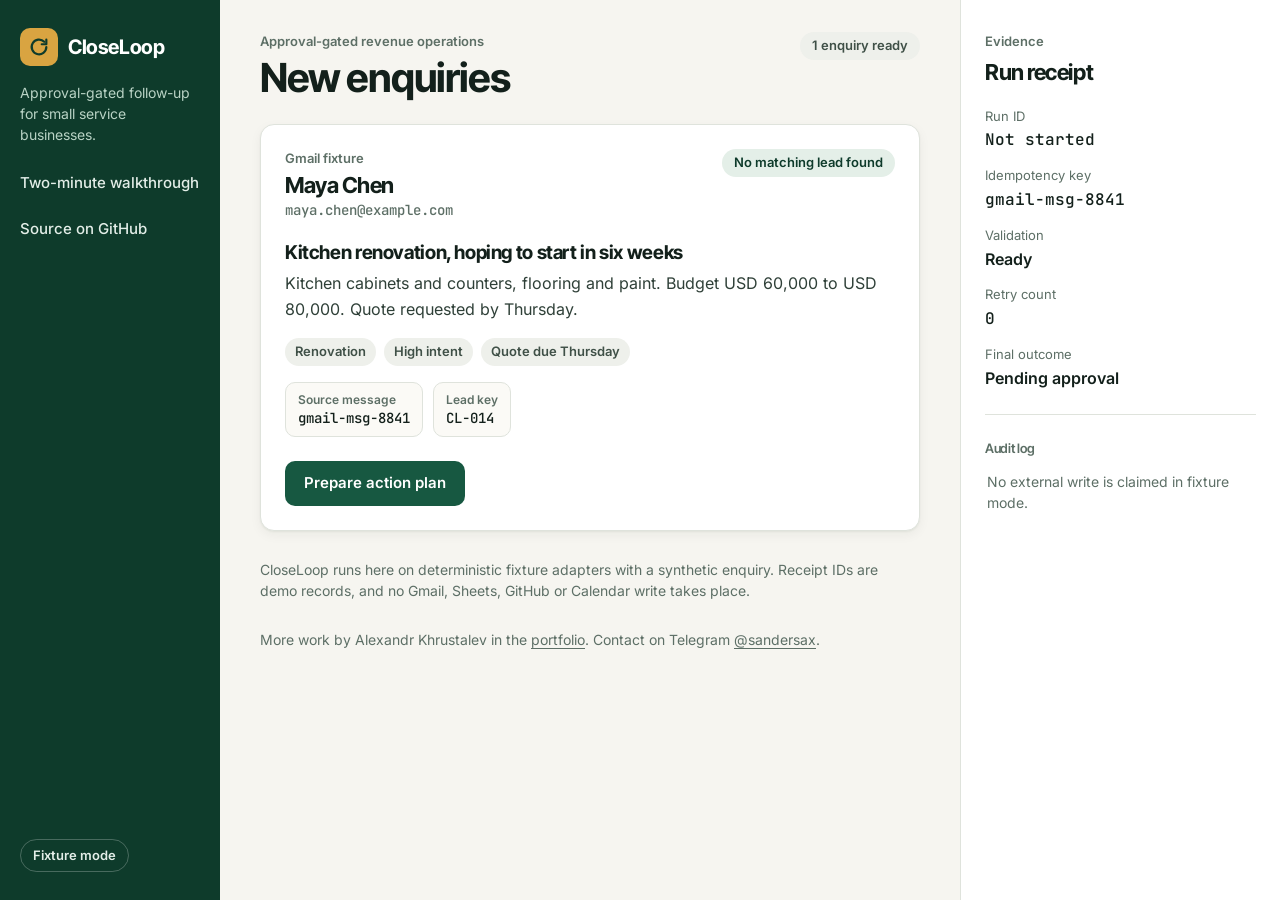
<file: index.html>
<!doctype html>
<html lang="en">
<head>
  <meta charset="utf-8">
  <meta name="viewport" content="width=device-width, initial-scale=1">
  <meta name="theme-color" content="#0e3b2b">
  <title>CloseLoop</title>
  <meta name="description" content="CloseLoop turns one service enquiry into a reviewed plan, waits for one approval, then records each step with a receipt. Fixture demo with synthetic data.">
  <link rel="stylesheet" href="fonts/fonts.css">
  <link rel="stylesheet" href="styles.css">
</head>
<body>
  <a class="skip-link" href="#workspace">Skip to the workflow</a>
  <div class="shell">
    <header class="rail">
      <div class="rail-brand">
        <span class="brand-mark" aria-hidden="true"><svg viewBox="0 0 24 24"><path d="M20 12a8 8 0 1 1-2.3-5.7"/><path d="M20 4v5h-5"/></svg></span>
        <span class="rail-name">CloseLoop</span>
      </div>
      <p class="rail-copy">Approval-gated follow-up for small service businesses.</p>
      <nav class="rail-links" aria-label="CloseLoop">
        <a href="demo.html">Two-minute walkthrough</a>
        <a href="https://github.com/SanderSaxBuilds/closeloop-hackathon-2026">Source on GitHub</a>
      </nav>
      <span class="fixture-badge">Fixture mode</span>
    </header>

    <main class="workspace" id="workspace" tabindex="-1">
      <div class="topbar">
        <div>
          <p class="eyebrow">Approval-gated revenue operations</p>
          <h1 id="page-title">New enquiries</h1>
        </div>
        <div class="topbar-meta">
          <span id="status-pill" class="pill neutral" role="status" aria-live="polite">1 enquiry ready</span>
        </div>
      </div>

      <section id="queue-view" class="view active" aria-label="Enquiry queue">
        <article class="card enquiry-card">
          <div class="card-head">
            <div>
              <p class="label">Gmail fixture</p>
              <h2>Maya Chen</h2>
              <p class="muted mono">maya.chen@example.com</p>
            </div>
            <span class="pill success-soft">No matching lead found</span>
          </div>
          <h3>Kitchen renovation, hoping to start in six weeks</h3>
          <p class="body-copy">Kitchen cabinets and counters, flooring and paint. Budget USD 60,000 to USD 80,000. Quote requested by Thursday.</p>
          <ul class="chips" aria-label="Tags">
            <li>Renovation</li>
            <li>High intent</li>
            <li>Quote due Thursday</li>
          </ul>
          <dl class="source-row">
            <div><dt>Source message</dt><dd>gmail-msg-8841</dd></div>
            <div><dt>Lead key</dt><dd>CL-014</dd></div>
          </dl>
          <button type="button" id="prepare-btn" class="button primary">Prepare action plan</button>
        </article>
      </section>

      <section id="review-view" class="view" aria-label="Plan review">
        <div class="review-grid">
          <article class="card">
            <p class="label">Validated lead</p>
            <h2>Maya Chen renovation enquiry</h2>
            <dl class="summary-grid">
              <div><dt>Service</dt><dd>Kitchen renovation</dd></div>
              <div><dt>Location</dt><dd>Jomtien, Pattaya</dd></div>
              <div><dt>Budget</dt><dd>USD 60,000 to 80,000</dd></div>
              <div><dt>Timing</dt><dd>Start in about six weeks</dd></div>
              <div><dt>Quote deadline</dt><dd>Thursday</dd></div>
              <div><dt>Confidence</dt><dd>High for stated fields</dd></div>
            </dl>
          </article>

          <article class="card">
            <p class="label">Planned actions</p>
            <h2>Four writes, one approval</h2>
            <ol class="plan-list">
              <li><span>Sheets</span>Add lead CL-014</li>
              <li><span>GitHub</span>Create an issue for the renovation estimate</li>
              <li><span>Calendar</span>Propose a follow-up for Thursday at 10:00</li>
              <li><span>Gmail</span>Save the reply below as a draft</li>
            </ol>
          </article>
        </div>

        <article class="card reply-panel">
          <p class="label">Reply draft preview</p>
          <pre id="reply-preview">Hello Maya,

Thank you for the kitchen renovation enquiry. I have recorded the cabinet and counter replacement, new flooring and painting scope, with a target start in about six weeks and a quote requested by Thursday.

To prepare the next step, could you share the exact property address, approximate floor area, any current photos or plans, and a suitable time for a site visit?

Best,
CloseLoop Demo Team</pre>
        </article>

        <ul class="safety-strip" aria-label="Checks before approval">
          <li>Fields validated</li>
          <li>No duplicate lead</li>
          <li>One bounded retry</li>
          <li>Reply stays a draft</li>
        </ul>

        <div class="actions">
          <button type="button" id="reject-btn" class="button secondary">Reject plan</button>
          <button type="button" id="approve-btn" class="button primary">Approve and execute</button>
        </div>
      </section>

      <section id="execution-view" class="view" aria-label="Run timeline">
        <article class="card execution-panel">
          <div class="card-head">
            <div>
              <p class="label">Run timeline</p>
              <h2 id="run-headline">Executing approved plan</h2>
            </div>
            <span id="run-state" class="pill warning">Running</span>
          </div>

          <ol id="timeline" class="timeline"></ol>

          <div id="success-metrics" class="metrics hidden">
            <div><strong id="metric-writes">4</strong><span>fixture writes</span></div>
            <div><strong>1</strong><span>approval</span></div>
            <div><strong id="metric-duplicates">0</strong><span>duplicate writes</span></div>
          </div>

          <div class="actions">
            <button type="button" id="replay-btn" class="button secondary hidden">Replay same enquiry</button>
            <button type="button" id="reset-btn" class="button ghost">Reset fixture</button>
          </div>
        </article>
      </section>

      <p class="footnote">CloseLoop runs here on deterministic fixture adapters with a synthetic enquiry. Receipt IDs are demo records, and no Gmail, Sheets, GitHub or Calendar write takes place.</p>
      <p class="footnote">More work by Alexandr Khrustalev in the <a href="https://sandersaxbuilds.github.io/selected-work/">portfolio</a>. Contact on Telegram <a href="https://t.me/sandersax">@sandersax</a>.</p>
    </main>

    <aside class="evidence" aria-labelledby="evidence-title">
      <p class="label">Evidence</p>
      <h2 id="evidence-title">Run receipt</h2>
      <dl>
        <div><dt>Run ID</dt><dd id="run-id">Not started</dd></div>
        <div><dt>Idempotency key</dt><dd>gmail-msg-8841</dd></div>
        <div><dt>Validation</dt><dd id="validation-value">Ready</dd></div>
        <div><dt>Retry count</dt><dd id="retry-value">0</dd></div>
        <div><dt>Final outcome</dt><dd id="outcome-value">Pending approval</dd></div>
      </dl>
      <div class="divider"></div>
      <h3 class="label" id="audit-title">Audit log</h3>
      <div id="audit-log" class="audit-log" role="log" aria-labelledby="audit-title" tabindex="0">
        <p class="muted">No external write is claimed in fixture mode.</p>
      </div>
    </aside>
  </div>
  <script src="app.js"></script>
</body>
</html>
</file>
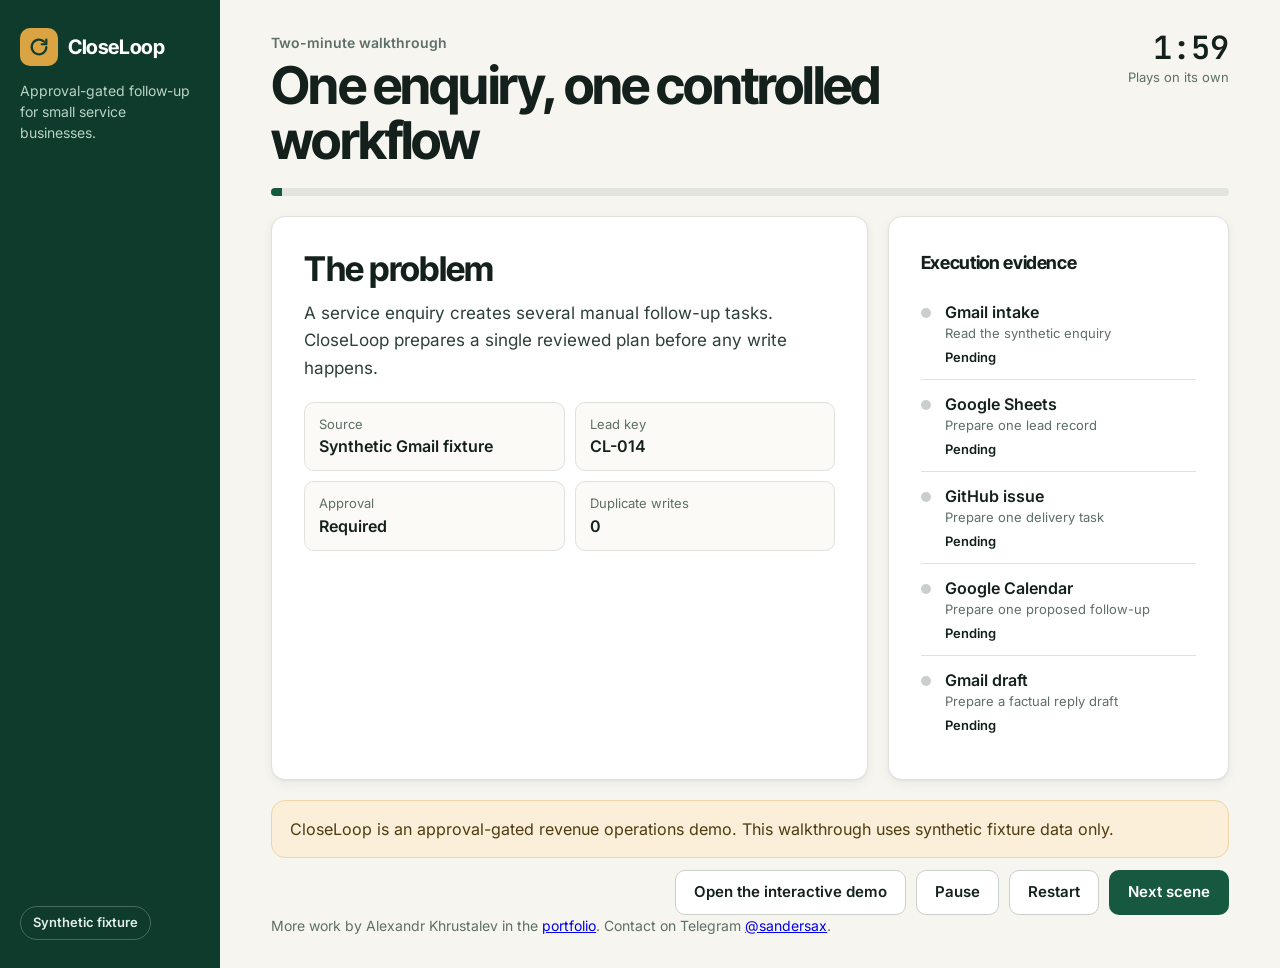
<file: demo.html>
<!doctype html>
<html lang="en">
<head>
  <meta charset="utf-8">
  <meta name="viewport" content="width=device-width, initial-scale=1">
  <meta name="theme-color" content="#0e3b2b">
  <title>CloseLoop walkthrough</title>
  <meta name="description" content="A two-minute captioned walkthrough of the CloseLoop fixture path: one enquiry, one approval, one bounded retry and a replay with zero new writes.">
  <link rel="stylesheet" href="fonts/fonts.css">
  <style>
    :root {
      color-scheme: light;
      --ink: #13201b; --paper: #f6f5f0; --surface: #fff; --surface-soft: #fbfaf6; --line: #dfe3dc; --line-strong: #c9d1ca;
      --muted: #5d6f66; --brand: #175841; --brand-soft: #e4efe8; --deep: #0e3b2b; --amber: #d9a441; --amber-soft: #fbefd9;
      --warning-ink: #6b430a; --error: #b4412f; --dock: #2e5f8a;
      --radius: 14px; --radius-button: 10px;
      --shadow: 0 1px 2px rgba(19, 32, 27, .05), 0 4px 12px rgba(19, 32, 27, .05);
      --focus: 0 0 0 3px #fff, 0 0 0 5px var(--brand);
      --heading: "Inter Tight", "Inter", system-ui, -apple-system, "Segoe UI", Roboto, Arial, sans-serif;
      --body: "Inter", system-ui, -apple-system, "Segoe UI", Roboto, Arial, sans-serif;
      --mono: "JetBrains Mono", ui-monospace, "SFMono-Regular", Menlo, Consolas, monospace;
    }
    * { box-sizing: border-box; }
    body { margin: 0; min-width: 320px; min-height: 100vh; color: var(--ink); background: var(--paper); font: 16px/1.5 var(--body); }
    button, a { font: inherit; }
    :focus-visible { outline: none; box-shadow: var(--focus); }
    h1, h2, h3 { margin: 0; font-family: var(--heading); letter-spacing: -.02em; }
    p { margin: 0; }
    .shell { display: grid; grid-template-columns: 220px minmax(0, 1fr); min-height: 100vh; }
    .rail { display: flex; flex-direction: column; gap: 14px; padding: 28px 20px; background: var(--deep); color: #fff; }
    .brand { display: flex; align-items: center; gap: 10px; }
    .mark { display: grid; place-items: center; width: 38px; height: 38px; border-radius: 10px; background: var(--amber); color: var(--deep); }
    .mark svg { width: 22px; height: 22px; fill: none; stroke: currentColor; stroke-width: 2.4; stroke-linecap: round; stroke-linejoin: round; }
    .rail h1 { font-size: 20px; }
    .rail p { color: #b9d3c5; font-size: 14px; }
    .mode { margin-top: auto; align-self: flex-start; padding: 6px 12px; border: 1px solid rgba(255,255,255,.24); border-radius: 999px; color: #e3eee8; font-size: 13px; font-weight: 600; }
    main { display: grid; grid-template-rows: auto auto 1fr auto; gap: 20px; min-width: 0; padding: 32px clamp(16px, 4vw, 56px); }
    .top { display: flex; justify-content: space-between; align-items: flex-start; gap: 16px 24px; }
    .eyebrow { color: var(--muted); font-size: 14px; font-weight: 600; }
    h2 { margin-top: 6px; max-width: 22ch; font-size: clamp(28px, 4.6vw, 52px); line-height: 1.05; letter-spacing: -.035em; }
    .timer { flex: none; text-align: right; }
    .timer strong { display: block; font: 600 32px/1 var(--mono); }
    .timer span { color: var(--muted); font-size: 13px; }
    .progress { height: 8px; border-radius: 4px; background: #e2e5dd; overflow: hidden; }
    .progress > div { width: 0; height: 100%; background: var(--brand); transition: width .4s linear; }
    .stage { display: grid; grid-template-columns: minmax(0, 1.4fr) minmax(280px, .8fr); gap: 20px; align-items: stretch; }
    .card, .evidence { min-width: 0; padding: clamp(18px, 3vw, 32px); border: 1px solid var(--line); border-radius: var(--radius); background: var(--surface); box-shadow: var(--shadow); }
    .card h3 { font-size: clamp(22px, 3vw, 34px); line-height: 1.15; }
    .card p { margin-top: 12px; max-width: 64ch; color: #2f4038; font-size: 17px; line-height: 1.6; }
    .facts { display: grid; grid-template-columns: repeat(2, minmax(0, 1fr)); gap: 10px; margin-top: 20px; }
    .fact { padding: 12px 14px; border: 1px solid var(--line); border-radius: var(--radius-button); background: var(--surface-soft); }
    .fact span { display: block; color: var(--muted); font-size: 13px; }
    .fact strong { display: block; font-weight: 600; overflow-wrap: anywhere; }
    .evidence h3 { font-size: 18px; }
    .timeline { margin: 12px 0 0; padding: 0; list-style: none; }
    .row { display: grid; grid-template-columns: 14px minmax(0, 1fr); gap: 4px 10px; align-items: baseline; padding: 12px 0; border-bottom: 1px solid var(--line); }
    .row:last-child { border-bottom: 0; }
    .dot { width: 10px; height: 10px; border-radius: 50%; background: #c9cfca; }
    .row.success .dot { background: var(--brand); }
    .row.warning .dot { background: var(--error); }
    .row.skipped .dot { background: var(--dock); }
    .row strong { font-weight: 600; }
    .row small { display: block; color: var(--muted); font-size: 13px; }
    .row .state { grid-column: 2; font-weight: 600; color: var(--ink); }
    .caption { padding: 16px 18px; border: 1px solid #ecd6a8; border-radius: var(--radius); background: var(--amber-soft); color: #4f3b12; font-size: 16px; }
    .controls { display: flex; flex-wrap: wrap; justify-content: flex-end; gap: 10px; margin-top: 12px; }
    .controls a, .controls button { display: inline-flex; align-items: center; justify-content: center; min-height: 44px; padding: 10px 18px; border: 1px solid var(--line-strong); border-radius: var(--radius-button); background: var(--surface); color: var(--ink); font-size: 15px; font-weight: 600; text-decoration: none; cursor: pointer; transition: background-color .18s ease-out; }
    .controls a:hover, .controls button:hover:not(:disabled) { background: var(--surface-soft); }
    .controls .primary { border-color: transparent; background: var(--brand); color: #fff; }
    .controls .primary:hover:not(:disabled) { background: var(--deep); }
    .controls button:disabled { opacity: .5; cursor: not-allowed; }
    .note { color: var(--muted); font-size: 14px; }
    @media (max-width: 860px) {
      .shell { display: block; }
      .rail { flex-direction: row; align-items: center; padding: 12px 16px; }
      .rail p { display: none; }
      .mode { margin: 0 0 0 auto; }
      main { padding: 20px 16px 32px; }
      .stage { grid-template-columns: 1fr; }
    }
    @media (max-width: 480px) {
      .top { flex-direction: column; }
      .timer { text-align: left; }
      .facts { grid-template-columns: 1fr; }
      .controls > * { flex: 1 1 140px; }
    }
    @media (prefers-reduced-motion: reduce) { .progress > div { transition: none; } }
  </style>
</head>
<body>
  <div class="shell">
    <header class="rail">
      <div class="brand"><span class="mark" aria-hidden="true"><svg viewBox="0 0 24 24"><path d="M20 12a8 8 0 1 1-2.3-5.7"/><path d="M20 4v5h-5"/></svg></span><h1>CloseLoop</h1></div>
      <p>Approval-gated follow-up for small service businesses.</p>
      <span class="mode">Synthetic fixture</span>
    </header>
    <main>
      <section class="top" aria-label="Walkthrough progress">
        <div>
          <p class="eyebrow">Two-minute walkthrough</p>
          <h2 id="scene-title">One enquiry, one controlled workflow</h2>
        </div>
        <div class="timer">
          <strong id="clock">2:00</strong>
          <span id="timer-state">Plays on its own</span>
        </div>
      </section>
      <div class="progress" aria-hidden="true"><div id="progress-bar"></div></div>
      <section class="stage">
        <article class="card" aria-live="polite">
          <h3 id="headline">The problem</h3>
          <p id="body-copy">A service enquiry creates several manual follow-up tasks. CloseLoop prepares a single reviewed plan before any write happens.</p>
          <div class="facts" id="facts"></div>
        </article>
        <aside class="evidence" aria-labelledby="evidence-title">
          <h3 id="evidence-title">Execution evidence</h3>
          <ol class="timeline" id="timeline"></ol>
        </aside>
      </section>
      <section aria-label="Caption and controls">
        <p class="caption" id="caption">This walkthrough uses synthetic fixture data. It does not claim live provider writes.</p>
        <div class="controls">
          <a href="index.html">Open the interactive demo</a>
          <button type="button" id="pause">Pause</button>
          <button type="button" id="restart">Restart</button>
          <button type="button" class="primary" id="skip">Next scene</button>
        </div>
        <p class="note">More work by Alexandr Khrustalev in the <a href="https://sandersaxbuilds.github.io/selected-work/">portfolio</a>. Contact on Telegram <a href="https://t.me/sandersax">@sandersax</a>.</p>
      </section>
    </main>
  </div>
  <script>
    const rows = [
      ['Gmail intake', 'Read the synthetic enquiry'],
      ['Google Sheets', 'Prepare one lead record'],
      ['GitHub issue', 'Prepare one delivery task'],
      ['Google Calendar', 'Prepare one proposed follow-up'],
      ['Gmail draft', 'Prepare a factual reply draft']
    ];

    const scenes = [
      {
        at: 0,
        title: 'One enquiry, one controlled workflow',
        headline: 'The problem',
        body: 'A service enquiry creates several manual follow-up tasks. CloseLoop prepares a single reviewed plan before any write happens.',
        caption: 'CloseLoop is an approval-gated revenue operations demo. This walkthrough uses synthetic fixture data only.',
        facts: [['Source', 'Synthetic Gmail fixture'], ['Lead key', 'CL-014'], ['Approval', 'Required'], ['Duplicate writes', '0']],
        states: []
      },
      {
        at: 12,
        title: 'Extract and validate the buyer facts',
        headline: 'Maya Chen needs a kitchen renovation',
        body: 'The fixture states the scope, a Pattaya location, a six-week start, a budget of USD 60,000 to 80,000 and a Thursday quote deadline.',
        caption: 'CloseLoop separates stated facts from missing information and gives the enquiry a stable idempotency key.',
        facts: [['Service', 'Kitchen renovation'], ['Location', 'Jomtien, Pattaya'], ['Timing', 'About six weeks'], ['Confidence', 'High for stated fields']],
        states: [['Gmail intake', 'success']]
      },
      {
        at: 32,
        title: 'Review the exact plan before execution',
        headline: 'Human approval is the control point',
        body: 'The operator sees the proposed lead record, delivery issue, calendar follow-up and reply draft before the workflow can continue.',
        caption: 'No email is sent automatically. Pricing, delivery dates and availability are never invented.',
        facts: [['Validation', 'Passed'], ['Duplicate check', 'Passed'], ['Calendar retry', 'Once, bounded'], ['Outbound send', 'Disabled']],
        states: [['Gmail intake', 'success']]
      },
      {
        at: 52,
        title: 'Execute the approved fixture path',
        headline: 'Each step leaves a receipt',
        body: 'After one approval, the fixture creates demonstration receipts for the lead record, delivery issue, follow-up and Gmail draft.',
        caption: 'These IDs are synthetic demo receipts. They are not presented as Google or GitHub records.',
        facts: [['Run ID', 'RUN-0914-014'], ['Approvals', '1'], ['Fixture writes', '4'], ['Audit log', 'Append-only demo']],
        states: [['Gmail intake', 'success'], ['Google Sheets', 'success'], ['GitHub issue', 'success']]
      },
      {
        at: 76,
        title: 'Recover without repeating successful steps',
        headline: 'Calendar fails once, and only Calendar retries',
        body: 'A labelled, injected 503 happens before the Calendar fixture write. Earlier receipts stay intact, and the retry checks for an existing lead key first.',
        caption: 'The recovery path shows a bounded retry that keeps completed work instead of restarting the whole workflow.',
        facts: [['Injected error', 'Calendar 503'], ['Retry count', '1'], ['Earlier receipts', 'Kept'], ['Duplicate check', 'Before retry']],
        states: [['Gmail intake', 'success'], ['Google Sheets', 'success'], ['GitHub issue', 'success'], ['Google Calendar', 'warning']]
      },
      {
        at: 96,
        title: 'Close the loop with a draft, not a send',
        headline: 'The approved reply stays a draft',
        body: 'The final fixture step prepares a factual clarification request based only on the synthetic enquiry. The operator keeps control of any real outbound message.',
        caption: 'The loop closes with one approval, one bounded retry and a complete fixture audit trail.',
        facts: [['Calendar', 'Recovered'], ['Gmail reply', 'Draft only'], ['Final outcome', 'Fixture complete'], ['Live writes claimed', 'None']],
        states: [['Gmail intake', 'success'], ['Google Sheets', 'success'], ['GitHub issue', 'success'], ['Google Calendar', 'success'], ['Gmail draft', 'success']]
      },
      {
        at: 108,
        title: 'Replay shows idempotency',
        headline: 'The same trigger produces zero new writes',
        body: 'The replay finds the existing run through the same idempotency key and skips every write step.',
        caption: 'This is the reliability claim the fixture build supports: an exact replay produces zero new fixture writes.',
        facts: [['Idempotency key', 'gmail-msg-8841'], ['Replay writes', '0'], ['Duplicate writes', '0'], ['Status', 'Existing run reused']],
        states: rows.map(([name]) => [name, 'skipped'])
      }
    ];

    const total = 120;
    let elapsedBefore = 0;
    let startedAt = performance.now();
    let paused = false;
    let frame = 0;
    let lastScene = null;

    const $ = id => document.getElementById(id);
    const reduceMotion = window.matchMedia('(prefers-reduced-motion: reduce)').matches;

    function currentSeconds() {
      const live = paused ? 0 : (performance.now() - startedAt) / 1000;
      return Math.min(total, Math.max(0, elapsedBefore + live));
    }

    function activeScene(sec) {
      let result = scenes[0];
      for (const scene of scenes) if (sec >= scene.at) result = scene;
      return result;
    }

    function el(tag, cls, text) { const n = document.createElement(tag); if (cls) n.className = cls; if (text != null) n.textContent = text; return n; }

    function renderScene(scene) {
      $('scene-title').textContent = scene.title;
      $('headline').textContent = scene.headline;
      $('body-copy').textContent = scene.body;
      $('caption').textContent = scene.caption;
      $('facts').replaceChildren(...scene.facts.map(([label, value]) => { const f = el('div', 'fact'); f.append(el('span', null, label), el('strong', null, value)); return f; }));
      const states = Object.fromEntries(scene.states);
      $('timeline').replaceChildren(...rows.map(([name, detail]) => {
        const state = states[name] || '';
        const label = state === 'success' ? 'Fixture step done' : state === 'warning' ? 'Failed once, retrying' : state === 'skipped' ? 'Existing run reused' : 'Pending';
        const li = el('li', `row ${state}`);
        const dot = el('span', 'dot'); dot.setAttribute('aria-hidden', 'true');
        const body = el('div');
        body.append(el('strong', null, name), el('small', null, detail));
        li.append(dot, body, el('small', 'state', label));
        return li;
      }));
    }

    function paint() {
      const sec = currentSeconds();
      const scene = activeScene(sec);
      if (scene !== lastScene) { renderScene(scene); lastScene = scene; }
      const remain = Math.max(0, Math.ceil(total - sec));
      $('clock').textContent = `${Math.floor(remain / 60)}:${String(remain % 60).padStart(2, '0')}`;
      $('progress-bar').style.width = `${Math.min(100, sec / total * 100)}%`;
      const done = sec >= total;
      $('skip').disabled = !scenes.some(s => s.at > sec + .5);
      $('pause').disabled = done;
      $('timer-state').textContent = done ? 'Finished' : paused ? 'Paused' : 'Plays on its own';
      return done;
    }

    function loop() {
      frame = 0;
      const done = paint();
      if (!done && !paused) frame = requestAnimationFrame(loop);
    }

    function start() {
      if (frame) cancelAnimationFrame(frame);
      frame = requestAnimationFrame(loop);
    }

    $('restart').addEventListener('click', () => {
      elapsedBefore = 0;
      startedAt = performance.now();
      paused = false;
      $('pause').textContent = 'Pause';
      lastScene = null;
      start();
    });

    $('pause').addEventListener('click', () => {
      if (paused) {
        paused = false;
        startedAt = performance.now();
        $('pause').textContent = 'Pause';
        start();
      } else {
        elapsedBefore = currentSeconds();
        paused = true;
        $('pause').textContent = 'Resume';
        if (frame) cancelAnimationFrame(frame);
        frame = 0;
        paint();
      }
    });

    $('skip').addEventListener('click', () => {
      const sec = currentSeconds();
      const next = scenes.find(scene => scene.at > sec + .5);
      if (!next) return;
      elapsedBefore = next.at;
      startedAt = performance.now();
      lastScene = null;
      if (paused) paint(); else start();
    });

    renderScene(scenes[0]);
    lastScene = scenes[0];
    if (reduceMotion) {
      paused = true;
      $('pause').textContent = 'Play';
      paint();
    } else {
      start();
    }
  </script>
</body>
</html>
</file>
<file: fonts/fonts.css>
/* Self-hosted fonts. Files downloaded from Google Fonts, all under the SIL Open Font License 1.1,
   see the OFL-*.txt files in this folder. Same family names and weights as the former Google Fonts link. */

/* latin */
@font-face {
  font-family: 'Inter';
  font-style: normal;
  font-weight: 400;
  font-display: swap;
  src: url('Inter-normal-var-latin.woff2') format('woff2');
  unicode-range: U+0000-00FF, U+0131, U+0152-0153, U+02BB-02BC, U+02C6, U+02DA, U+02DC, U+0304, U+0308, U+0329, U+2000-206F, U+20AC, U+2122, U+2191, U+2193, U+2212, U+2215, U+FEFF, U+FFFD;
}

/* latin */
@font-face {
  font-family: 'Inter';
  font-style: normal;
  font-weight: 500;
  font-display: swap;
  src: url('Inter-normal-var-latin.woff2') format('woff2');
  unicode-range: U+0000-00FF, U+0131, U+0152-0153, U+02BB-02BC, U+02C6, U+02DA, U+02DC, U+0304, U+0308, U+0329, U+2000-206F, U+20AC, U+2122, U+2191, U+2193, U+2212, U+2215, U+FEFF, U+FFFD;
}

/* latin */
@font-face {
  font-family: 'Inter';
  font-style: normal;
  font-weight: 600;
  font-display: swap;
  src: url('Inter-normal-var-latin.woff2') format('woff2');
  unicode-range: U+0000-00FF, U+0131, U+0152-0153, U+02BB-02BC, U+02C6, U+02DA, U+02DC, U+0304, U+0308, U+0329, U+2000-206F, U+20AC, U+2122, U+2191, U+2193, U+2212, U+2215, U+FEFF, U+FFFD;
}

/* latin */
@font-face {
  font-family: 'Inter Tight';
  font-style: normal;
  font-weight: 600;
  font-display: swap;
  src: url('InterTight-normal-var-latin.woff2') format('woff2');
  unicode-range: U+0000-00FF, U+0131, U+0152-0153, U+02BB-02BC, U+02C6, U+02DA, U+02DC, U+0304, U+0308, U+0329, U+2000-206F, U+20AC, U+2122, U+2191, U+2193, U+2212, U+2215, U+FEFF, U+FFFD;
}

/* latin */
@font-face {
  font-family: 'Inter Tight';
  font-style: normal;
  font-weight: 700;
  font-display: swap;
  src: url('InterTight-normal-var-latin.woff2') format('woff2');
  unicode-range: U+0000-00FF, U+0131, U+0152-0153, U+02BB-02BC, U+02C6, U+02DA, U+02DC, U+0304, U+0308, U+0329, U+2000-206F, U+20AC, U+2122, U+2191, U+2193, U+2212, U+2215, U+FEFF, U+FFFD;
}

/* latin */
@font-face {
  font-family: 'JetBrains Mono';
  font-style: normal;
  font-weight: 500;
  font-display: swap;
  src: url('JetBrainsMono-normal-var-latin.woff2') format('woff2');
  unicode-range: U+0000-00FF, U+0131, U+0152-0153, U+02BB-02BC, U+02C6, U+02DA, U+02DC, U+0304, U+0308, U+0329, U+2000-206F, U+20AC, U+2122, U+2191, U+2193, U+2212, U+2215, U+FEFF, U+FFFD;
}

/* latin */
@font-face {
  font-family: 'JetBrains Mono';
  font-style: normal;
  font-weight: 600;
  font-display: swap;
  src: url('JetBrainsMono-normal-var-latin.woff2') format('woff2');
  unicode-range: U+0000-00FF, U+0131, U+0152-0153, U+02BB-02BC, U+02C6, U+02DA, U+02DC, U+0304, U+0308, U+0329, U+2000-206F, U+20AC, U+2122, U+2191, U+2193, U+2212, U+2215, U+FEFF, U+FFFD;
}
</file>
<file: styles.css>
:root {
  color-scheme: light;
  --ink: #13201b;
  --paper: #f6f5f0;
  --surface: #ffffff;
  --surface-soft: #fbfaf6;
  --line: #dfe3dc;
  --line-strong: #c9d1ca;
  --muted: #5d6f66;
  --brand: #175841;
  --brand-soft: #e4efe8;
  --deep: #0e3b2b;
  --amber: #d9a441;
  --amber-soft: #fbefd9;
  --warning-ink: #6b430a;
  --error: #b4412f;
  --dock: #2e5f8a;
  --dock-soft: #e6eef6;
  --radius: 14px;
  --radius-button: 10px;
  --shadow: 0 1px 2px rgba(19, 32, 27, .05), 0 4px 12px rgba(19, 32, 27, .05);
  --focus: 0 0 0 3px #fff, 0 0 0 5px var(--brand);
  --heading: "Inter Tight", "Inter", system-ui, -apple-system, "Segoe UI", Roboto, Arial, sans-serif;
  --body: "Inter", system-ui, -apple-system, "Segoe UI", Roboto, Arial, sans-serif;
  --mono: "JetBrains Mono", ui-monospace, "SFMono-Regular", Menlo, Consolas, monospace;
}

* { box-sizing: border-box; }
html { -webkit-text-size-adjust: 100%; }
body { margin: 0; min-width: 320px; min-height: 100vh; color: var(--ink); background: var(--paper); font: 16px/1.5 var(--body); }
button { font: inherit; cursor: pointer; }
button:disabled { cursor: not-allowed; opacity: .55; }
a { color: inherit; text-underline-offset: 3px; }
:focus-visible { outline: none; box-shadow: var(--focus); border-radius: 6px; }
h1, h2, h3 { font-family: var(--heading); letter-spacing: -.02em; }
p { margin: 0; }
.mono { font-family: var(--mono); }
.hidden { display: none !important; }
.skip-link { position: fixed; z-index: 50; top: 8px; left: 8px; transform: translateY(-160%); padding: 10px 14px; border-radius: var(--radius-button); color: #fff; background: var(--deep); text-decoration: none; }
.skip-link:focus { transform: none; }

.shell { display: grid; grid-template-columns: 220px minmax(0, 1fr) 320px; min-height: 100vh; }

/* Rail */
.rail { display: flex; flex-direction: column; gap: 16px; padding: 28px 20px; background: var(--deep); color: #fff; }
.rail-brand { display: flex; align-items: center; gap: 10px; }
.brand-mark { display: grid; place-items: center; width: 38px; height: 38px; flex: none; border-radius: 10px; background: var(--amber); color: var(--deep); }
.brand-mark svg { width: 22px; height: 22px; fill: none; stroke: currentColor; stroke-width: 2.4; stroke-linecap: round; stroke-linejoin: round; }
.rail-name { font: 700 20px/1 var(--heading); letter-spacing: -.02em; }
.rail-copy { color: #b9d3c5; font-size: 14px; line-height: 1.5; }
.rail-links { display: grid; gap: 2px; }
.rail-links a { display: flex; align-items: center; min-height: 44px; padding: 0 10px; margin: 0 -10px; border-radius: var(--radius-button); color: #e3eee8; font-size: 15px; font-weight: 500; text-decoration: none; transition: background-color .18s ease-out; }
.rail-links a:hover { background: rgba(255, 255, 255, .08); }
.rail-links a:focus-visible { box-shadow: 0 0 0 3px var(--amber); }
.fixture-badge { margin-top: auto; align-self: flex-start; padding: 6px 12px; border: 1px solid rgba(255, 255, 255, .24); border-radius: 999px; color: #e3eee8; font-size: 13px; font-weight: 600; }

/* Workspace */
.workspace { min-width: 0; padding: 32px 40px 48px; }
.workspace:focus { outline: none; }
.topbar { display: flex; justify-content: space-between; align-items: flex-start; gap: 16px 24px; margin-bottom: 24px; }
.topbar h1 { margin: 4px 0 0; font-size: clamp(30px, 4vw, 40px); line-height: 1.1; letter-spacing: -.03em; }
.topbar h1:focus { outline: none; }
.eyebrow, .label { margin: 0; color: var(--muted); font-size: 13px; font-weight: 600; }
.topbar-meta { display: flex; flex-wrap: wrap; align-items: center; justify-content: flex-end; gap: 10px; }
.muted { color: var(--muted); font-size: 14px; }

.view { display: none; }
.view.active { display: block; }

.card { padding: 24px; border: 1px solid var(--line); border-radius: var(--radius); background: var(--surface); box-shadow: var(--shadow); }
.card h2 { margin: 4px 0 0; font-size: 22px; line-height: 1.25; }
.enquiry-card { max-width: 820px; }
.enquiry-card h3 { margin: 20px 0 6px; font-size: 19px; line-height: 1.3; }
.card-head { display: flex; justify-content: space-between; align-items: flex-start; gap: 12px 18px; }
.body-copy { color: #2f4038; line-height: 1.6; }

.chips { display: flex; flex-wrap: wrap; gap: 8px; margin: 16px 0; padding: 0; list-style: none; }
.chips li { padding: 4px 10px; border-radius: 999px; background: #eef0eb; color: #3f5047; font-size: 13px; font-weight: 600; }
.pill { display: inline-flex; align-items: center; min-height: 28px; padding: 4px 12px; border-radius: 999px; font-size: 13px; font-weight: 600; white-space: nowrap; }
.pill.neutral { background: #eef0eb; color: #3f5047; }
.pill.success-soft, .pill.success { background: var(--brand-soft); color: var(--deep); }
.pill.warning { background: var(--amber-soft); color: var(--warning-ink); }
.pill.duplicate { background: var(--dock-soft); color: #234a6c; }

.source-row { display: flex; flex-wrap: wrap; gap: 10px; margin: 0 0 24px; }
.source-row div { padding: 8px 12px; border: 1px solid var(--line); border-radius: var(--radius-button); background: var(--surface-soft); }
.source-row dt { color: var(--muted); font-size: 12px; font-weight: 600; }
.source-row dd { margin: 0; font: 500 14px/1.4 var(--mono); }

.button { display: inline-flex; align-items: center; justify-content: center; min-height: 44px; padding: 10px 18px; border: 1px solid transparent; border-radius: var(--radius-button); font-size: 15px; font-weight: 600; transition: background-color .18s ease-out, border-color .18s ease-out; }
.button.primary { background: var(--brand); color: #fff; }
.button.primary:hover:not(:disabled) { background: var(--deep); }
.button.secondary { border-color: var(--line-strong); background: var(--surface); color: var(--ink); }
.button.secondary:hover:not(:disabled) { background: var(--surface-soft); border-color: #aeb9b1; }
.button.ghost { border-color: var(--line-strong); background: transparent; color: var(--muted); }
.button.ghost:hover { background: rgba(19, 32, 27, .05); color: var(--ink); }

.review-grid { display: grid; grid-template-columns: repeat(2, minmax(0, 1fr)); gap: 16px; }
.summary-grid { display: grid; grid-template-columns: repeat(2, minmax(0, 1fr)); gap: 14px 16px; margin: 16px 0 0; }
dt { color: var(--muted); font-size: 13px; }
dd { margin: 2px 0 0; font-weight: 600; }
.plan-list { display: grid; gap: 10px; margin: 16px 0 0; padding: 0; list-style: none; counter-reset: plan; }
.plan-list li { display: grid; grid-template-columns: 86px minmax(0, 1fr); gap: 10px; align-items: baseline; padding-bottom: 10px; border-bottom: 1px solid var(--line); }
.plan-list li:last-child { border-bottom: 0; padding-bottom: 0; }
.plan-list span { color: var(--brand); font: 600 13px/1.4 var(--mono); }
.reply-panel { margin-top: 16px; }
pre { margin: 10px 0 0; padding: 16px; border-radius: var(--radius-button); background: var(--surface-soft); border: 1px solid var(--line); white-space: pre-wrap; font: 15px/1.6 var(--body); }

.safety-strip { display: flex; flex-wrap: wrap; gap: 8px 20px; margin: 16px 0; padding: 14px 16px; border-radius: var(--radius-button); background: var(--amber-soft); color: var(--warning-ink); font-size: 14px; font-weight: 600; list-style: none; }
.safety-strip li::before { content: ""; display: inline-block; width: 6px; height: 10px; margin-right: 8px; border-right: 2px solid currentColor; border-bottom: 2px solid currentColor; transform: rotate(45deg) translateY(-2px); }

.actions { display: flex; flex-wrap: wrap; justify-content: flex-end; gap: 10px; margin-top: 18px; }

.timeline { display: grid; gap: 0; margin: 18px 0 0; padding: 0; list-style: none; }
.timeline-row { display: grid; grid-template-columns: 16px minmax(0, 1fr) auto; gap: 12px; align-items: center; padding: 14px 0; border-bottom: 1px solid var(--line); }
.status-dot { width: 12px; height: 12px; border-radius: 50%; background: #c9cfca; }
.timeline-row.running .status-dot { background: var(--amber); box-shadow: 0 0 0 4px var(--amber-soft); }
.timeline-row.success .status-dot { background: var(--brand); }
.timeline-row.warning .status-dot { background: var(--error); box-shadow: 0 0 0 4px #f9e7e2; }
.timeline-row.skipped .status-dot { background: var(--dock); }
.row-title { font-weight: 600; }
.row-detail { margin-top: 2px; color: var(--muted); font-size: 14px; }
.row-receipt { color: var(--muted); font: 500 13px/1.4 var(--mono); text-align: right; overflow-wrap: anywhere; }

.metrics { display: grid; grid-template-columns: repeat(3, minmax(0, 1fr)); gap: 10px; margin-top: 20px; }
.metrics div { padding: 14px; border: 1px solid var(--line); border-radius: var(--radius-button); background: var(--surface-soft); }
.metrics strong { display: block; font: 600 28px/1.1 var(--mono); }
.metrics span { display: block; margin-top: 2px; color: var(--muted); font-size: 13px; }

.footnote { max-width: 70ch; margin-top: 28px; color: var(--muted); font-size: 14px; }

/* Evidence */
.evidence { padding: 32px 24px; border-left: 1px solid var(--line); background: var(--surface); }
.evidence h2 { margin: 4px 0 0; font-size: 22px; }
.evidence dl { display: grid; gap: 14px; margin: 18px 0 0; }
.evidence dd { overflow-wrap: anywhere; }
#run-id, .evidence dl div:nth-child(2) dd, #retry-value { font-family: var(--mono); font-weight: 500; }
.divider { height: 1px; margin: 24px 0; background: var(--line); }
.evidence h3.label { margin-bottom: 10px; }
.audit-log { display: grid; gap: 8px; max-height: 420px; overflow-y: auto; padding: 2px; }
.audit-entry { padding: 10px 12px; border: 1px solid var(--line); border-radius: var(--radius-button); background: var(--surface-soft); font-size: 13px; line-height: 1.45; }
.audit-head { display: flex; justify-content: space-between; gap: 8px; margin-bottom: 2px; }
.audit-step { font-family: var(--mono); font-weight: 600; color: var(--deep); }
.audit-head time { color: var(--muted); font-family: var(--mono); }

@media (max-width: 1180px) {
  .shell { grid-template-columns: 200px minmax(0, 1fr); }
  .evidence { grid-column: 1 / -1; border-left: 0; border-top: 1px solid var(--line); }
}

@media (max-width: 820px) {
  .shell { display: block; }
  .rail { flex-direction: row; flex-wrap: wrap; align-items: center; gap: 4px 12px; padding: 12px 16px; }
  .rail-copy { display: none; }
  .rail-links { display: flex; gap: 0 12px; margin-left: auto; }
  .rail-links a { margin: 0; padding: 0 6px; font-size: 14px; }
  .fixture-badge { margin: 0; order: 2; }
  .workspace { padding: 24px 16px 32px; }
  .topbar, .card-head { flex-direction: column; }
  .topbar-meta { justify-content: flex-start; }
  .card { padding: 18px; }
  .review-grid, .summary-grid { grid-template-columns: 1fr; }
  .actions .button { flex: 1 1 160px; }
  .evidence { padding: 24px 16px; }
}

@media (max-width: 480px) {
  .rail-links { width: 100%; margin-left: -6px; }
  .metrics { grid-template-columns: 1fr; }
  .timeline-row { grid-template-columns: 16px minmax(0, 1fr); }
  .row-receipt { grid-column: 2; text-align: left; }
  .plan-list li { grid-template-columns: 1fr; gap: 2px; }
}

@media (prefers-reduced-motion: reduce) { *, *::before, *::after { transition: none !important; } }
</file>
